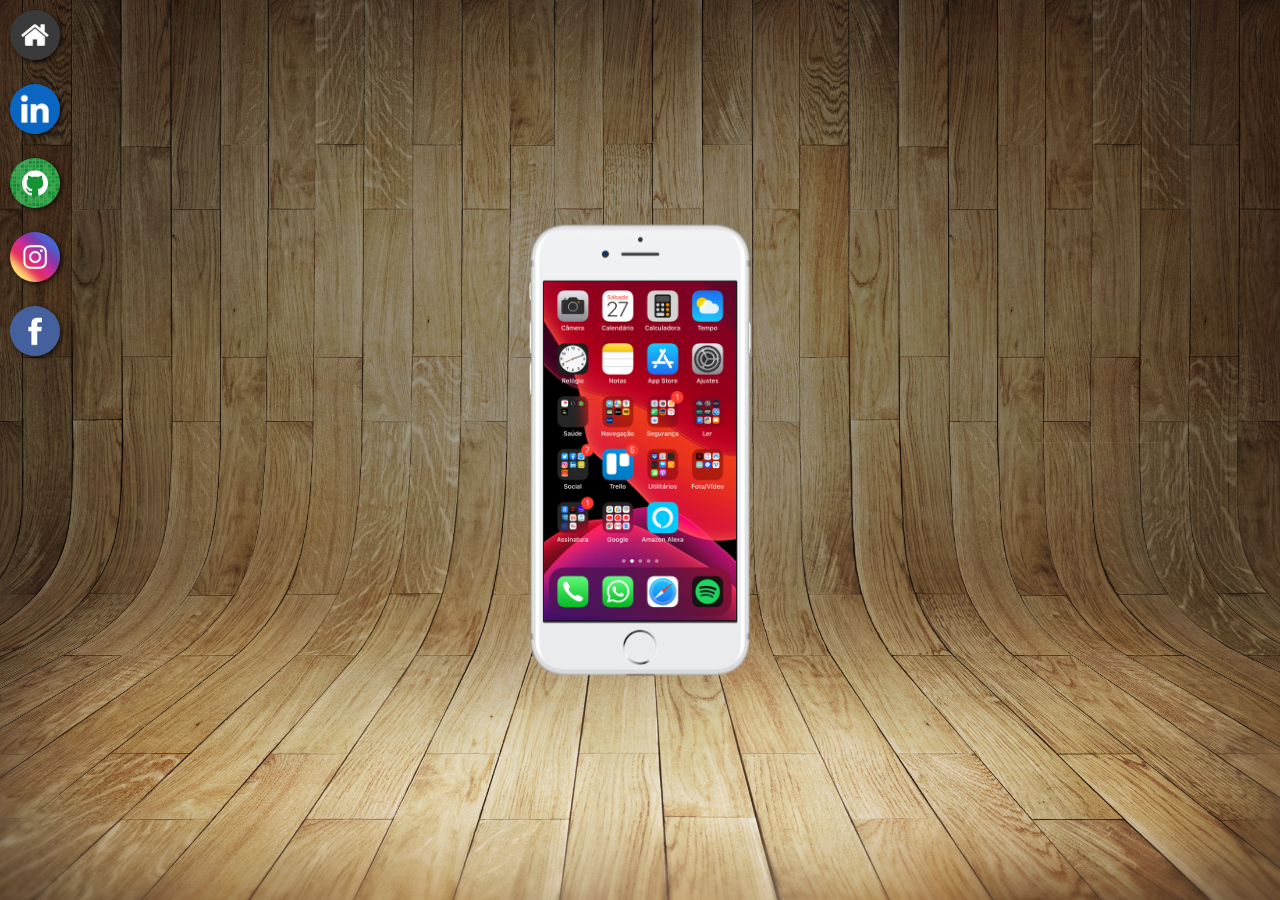
<file: index.html>
<!DOCTYPE html>
<html lang="pt-br">
<head>
    <meta charset="UTF-8">
    <meta http-equiv="X-UA-Compatible" content="IE=edge">
    <meta name="viewport" content="width=device-width, initial-scale=1.0">
<link rel="shortcut icon" href="favicon.ico" type="image/x-icon">
<link rel="stylesheet" href="estilos/style.css">

    <title>Projeto Redes Sociais</title>
</head>
<body>
    <main>
        <section id="telefone">
            <iframe src="home.html" frameborder="0" name="tela" id="tela"></iframe>
        </section>

        <section id="redes-sociais">
            <a href="home.html" target="tela"><img src="imagens/logo-home.jpg" alt="Home"></a><br>
            <a href="linkedin.html" target="tela"><img src="imagens/linkedin.png" alt="LinkedIn"></a><br>
            <a href="github.html" target="tela"><img src="imagens/logo-github.jpg" alt="Github"></a><br>
            <a href="instagram.html" target="tela"><img src="imagens/logo-instagram.jpg" alt="Instagram"></a><br>
            <a href="facebook.html" target="tela"><img src="imagens/logo-facebook.jpg" alt="Facebook"></a>
        </section>
    </main>
</body>
</html>
</file>
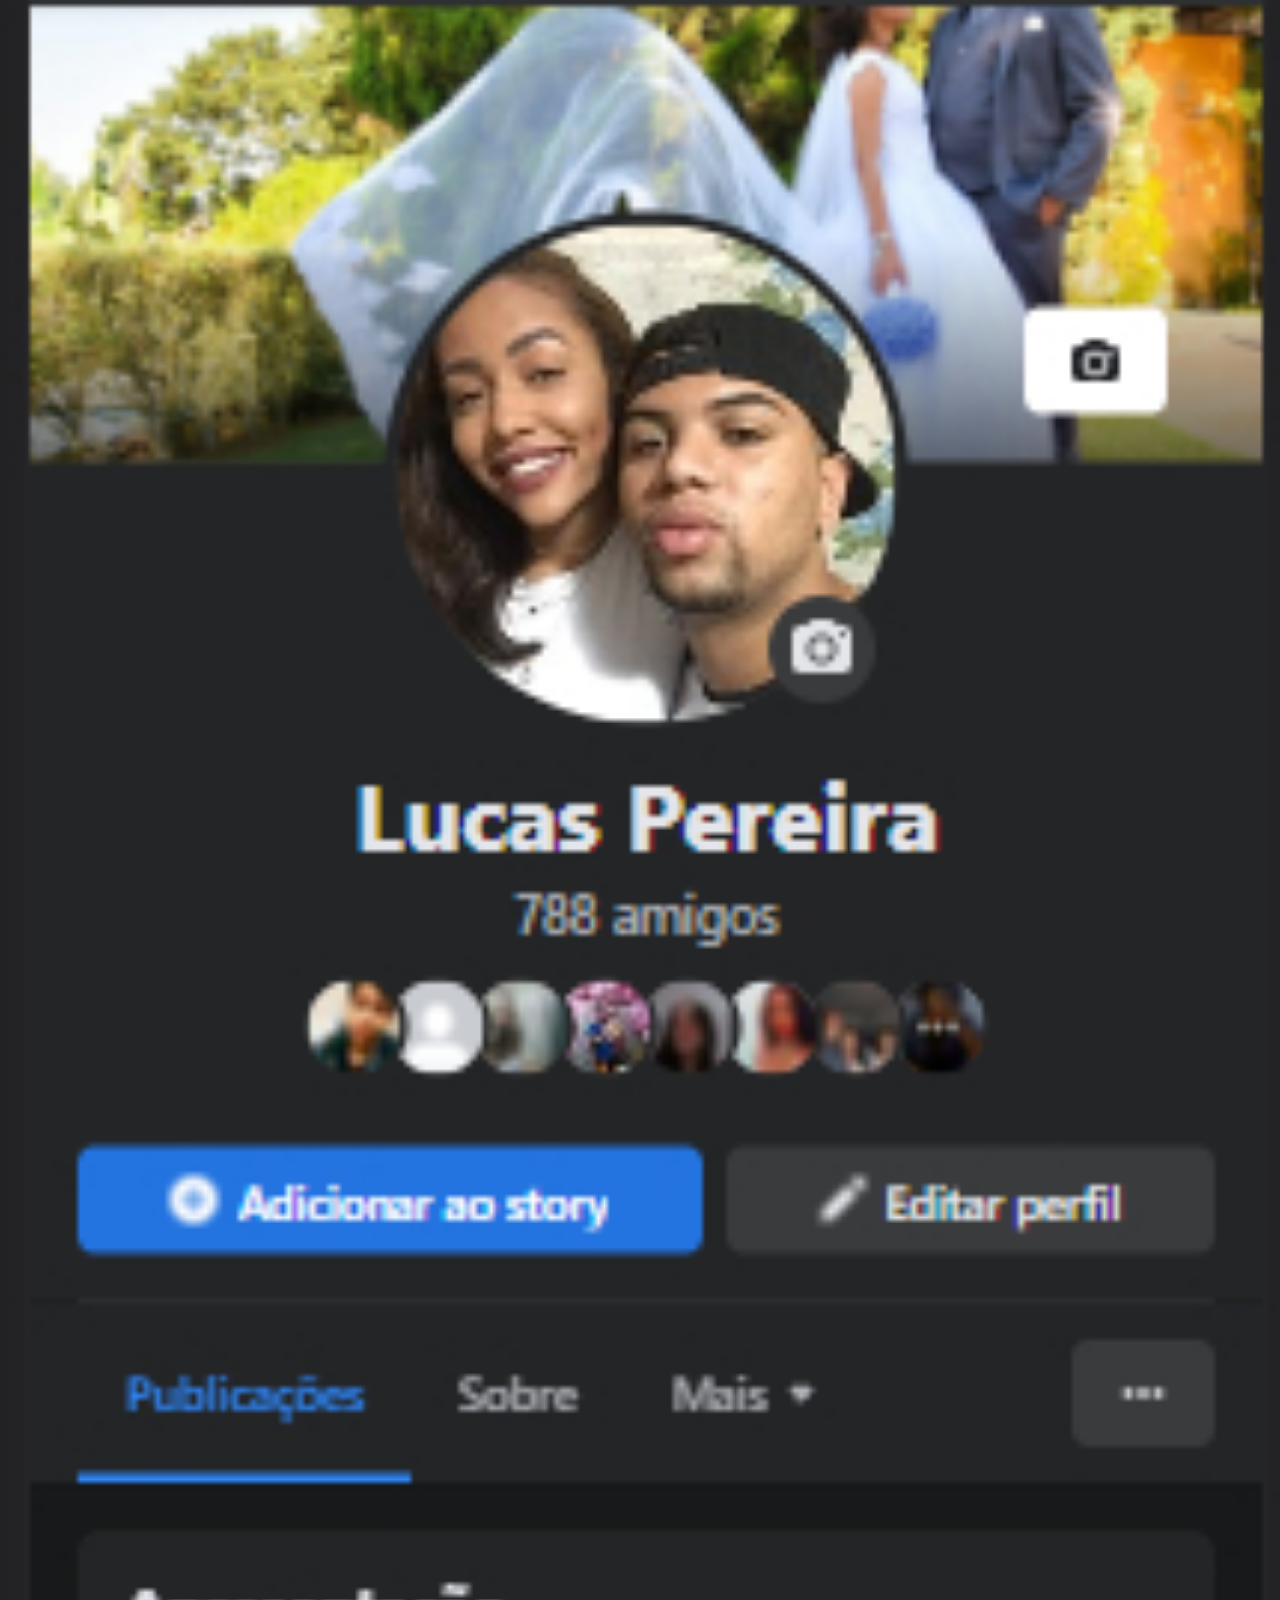
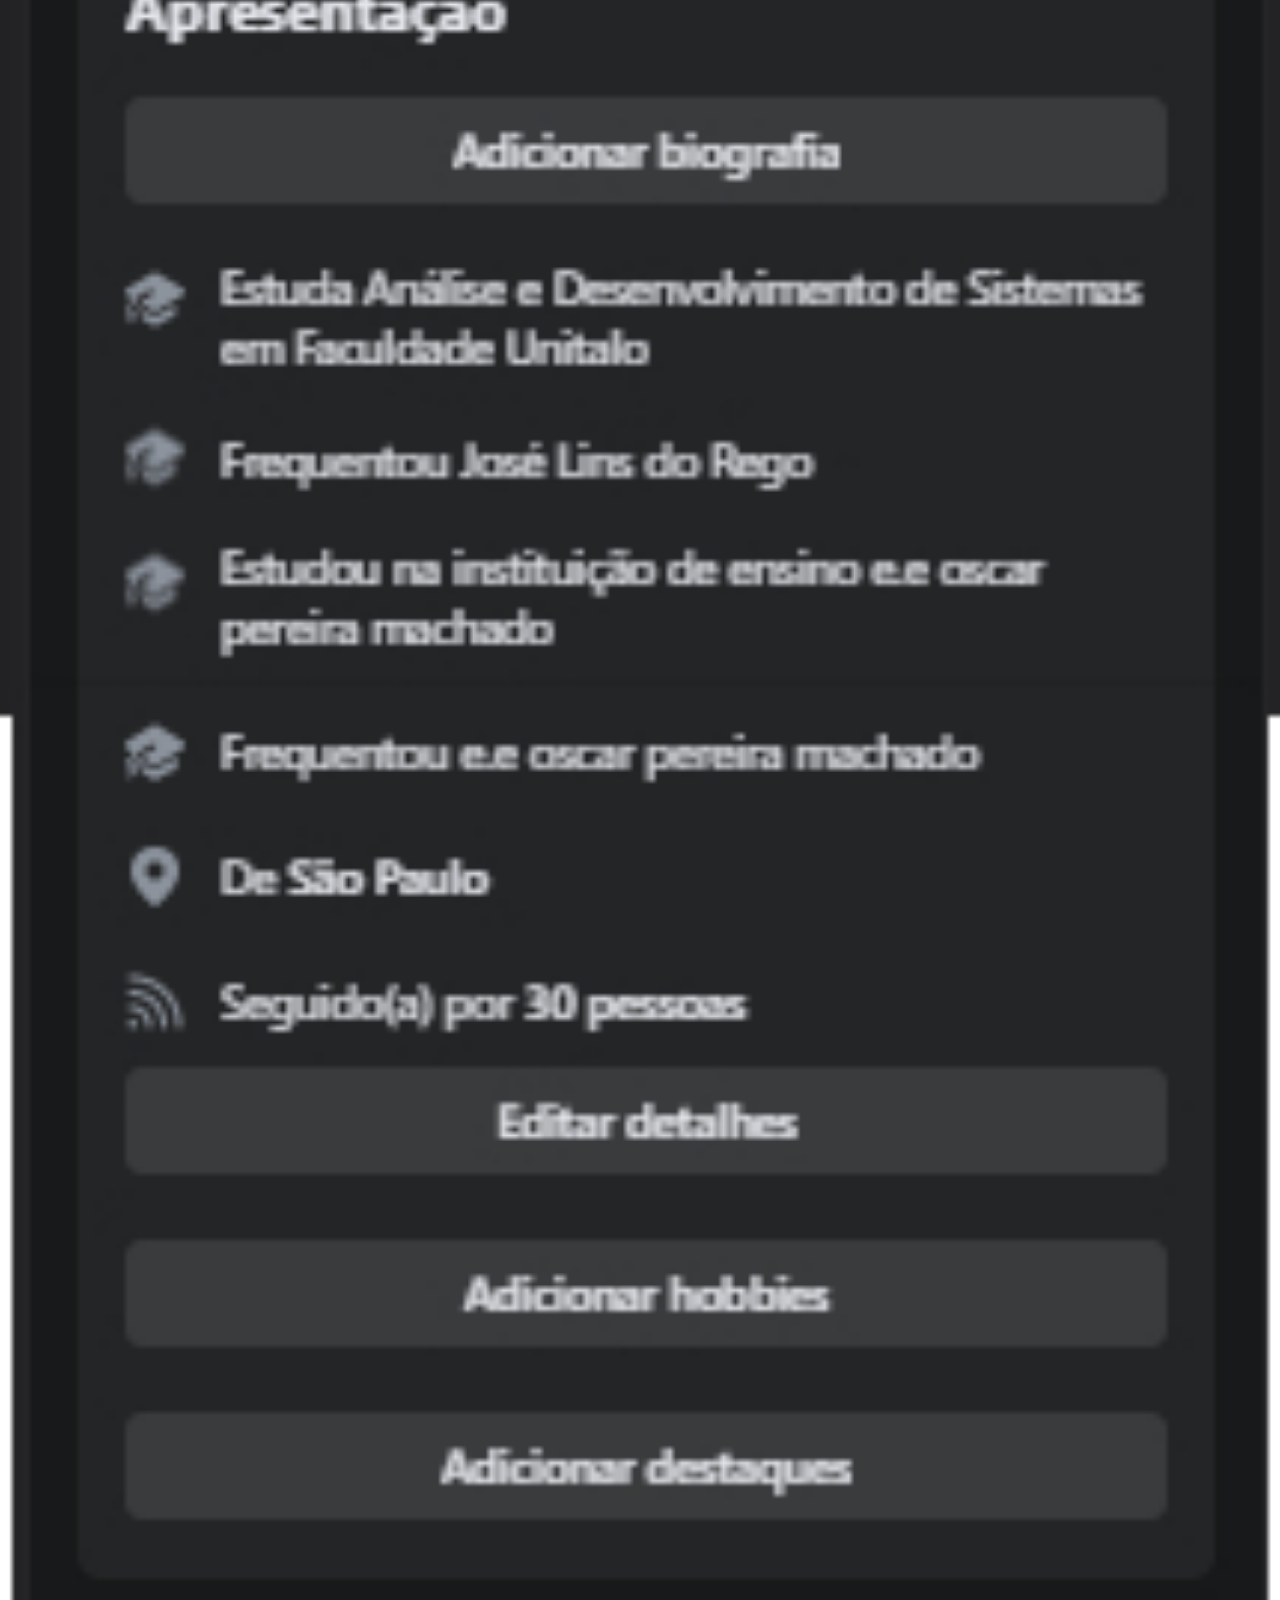
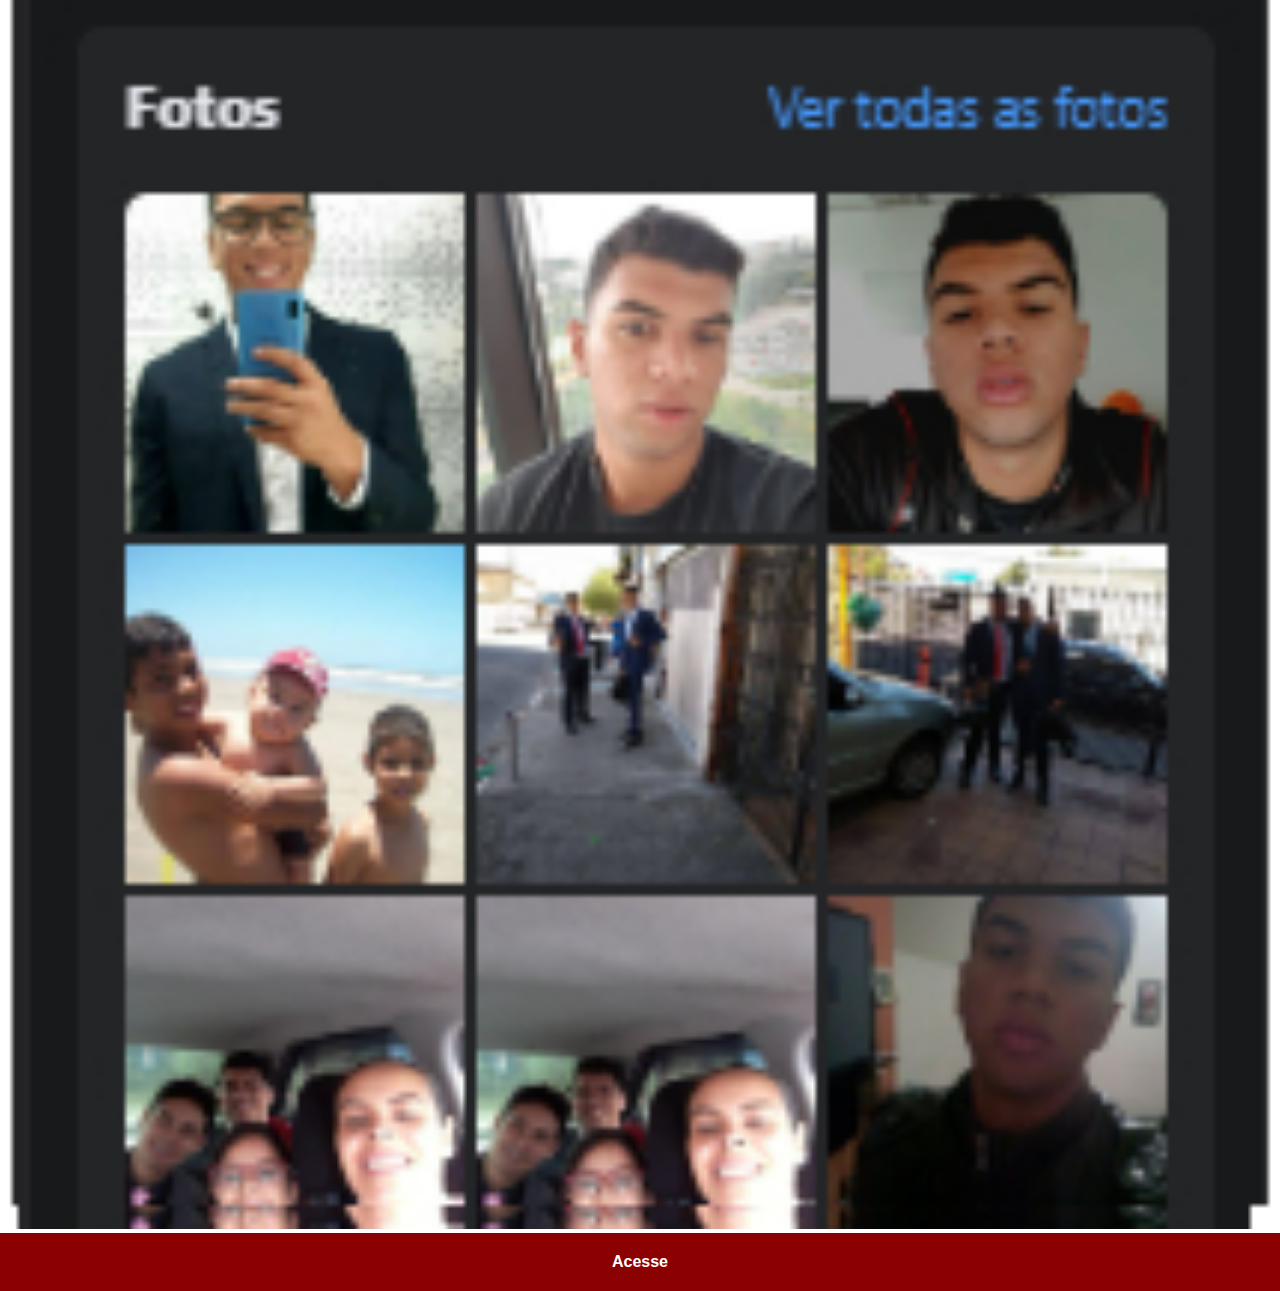
<file: facebook.html>
<!DOCTYPE html>
<html lang="pt-br">
<head>
    <meta charset="UTF-8">
    <meta http-equiv="X-UA-Compatible" content="IE=edge">
    <meta name="viewport" content="width=device-width, initial-scale=1.0">
    <title>Facebook</title>
    <link rel="stylesheet" href="estilos/social.css">
</head>
<body>
    <img src="imagens/face1.jpg" alt="Facebook">
    <a href="https://www.facebook.com/lucaspereirasantanadesouza" target="_blank">Acesse</a>
</body>
</html>
</file>
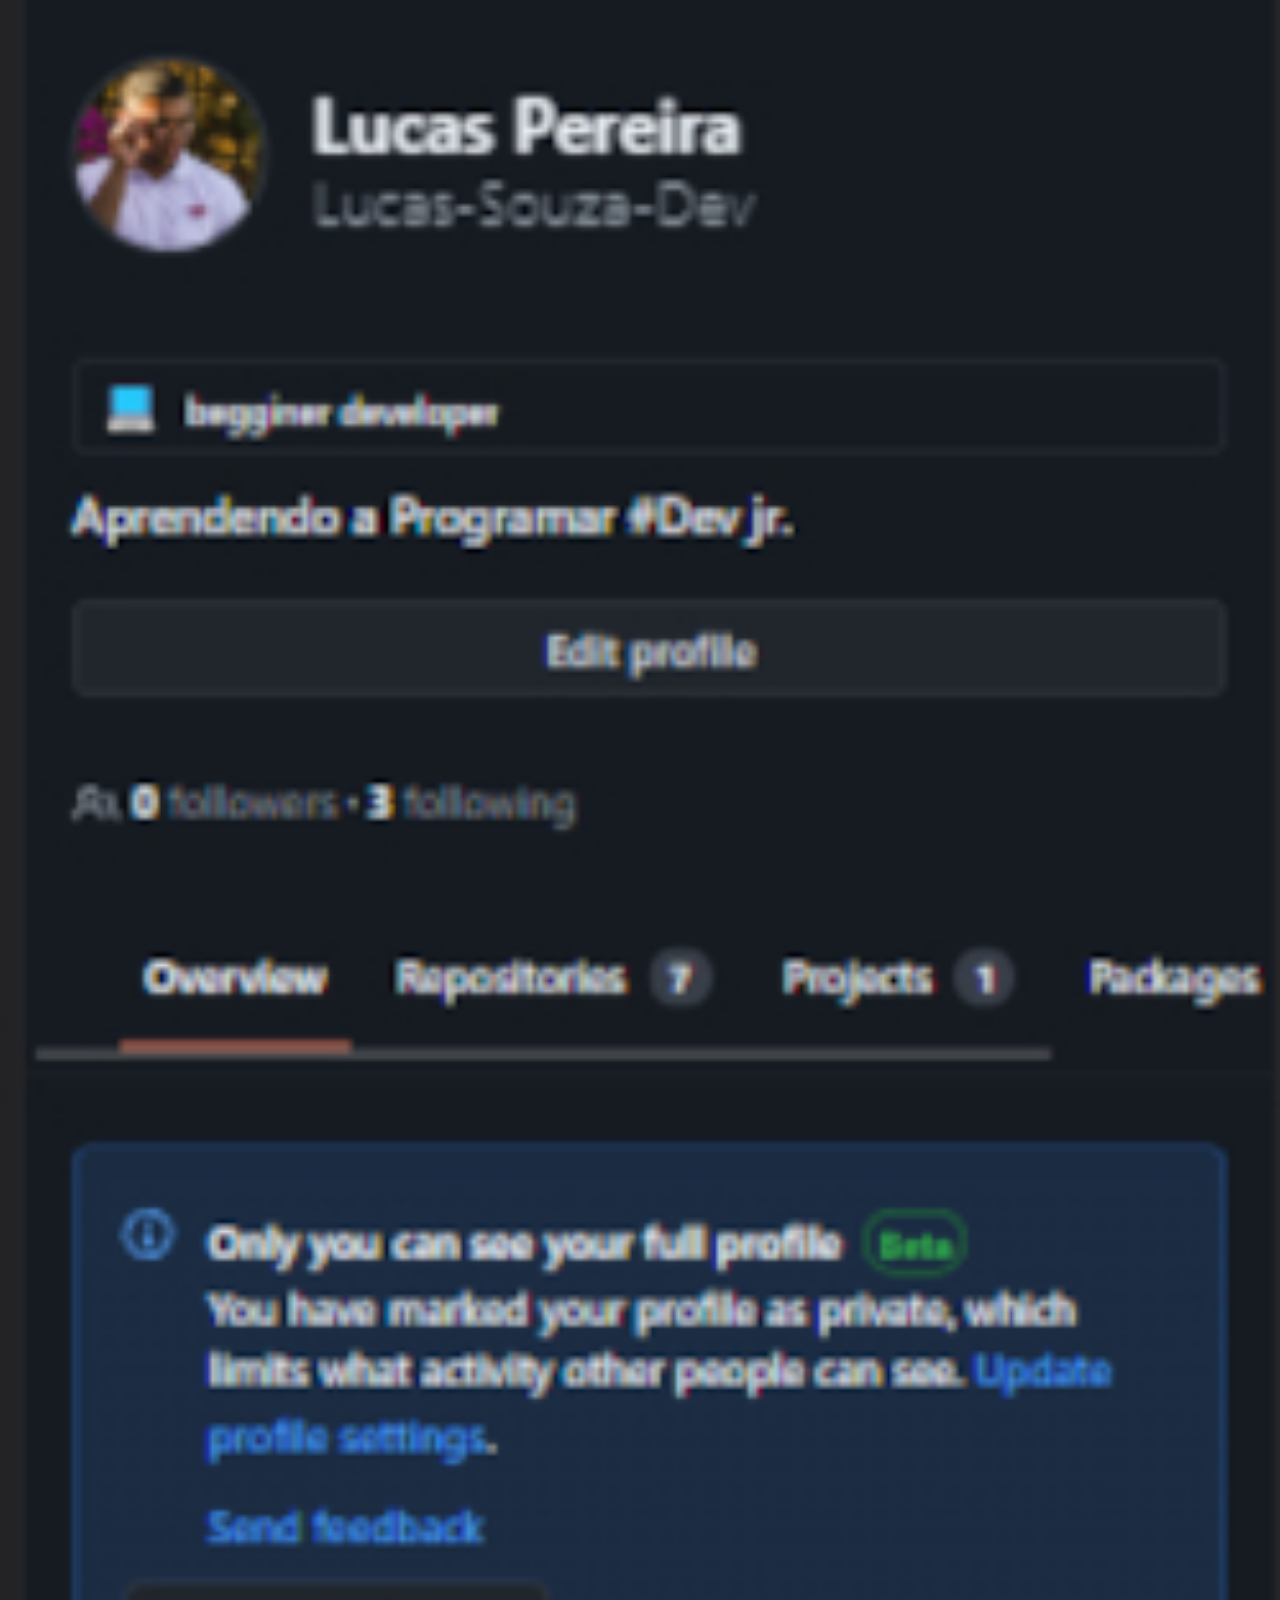
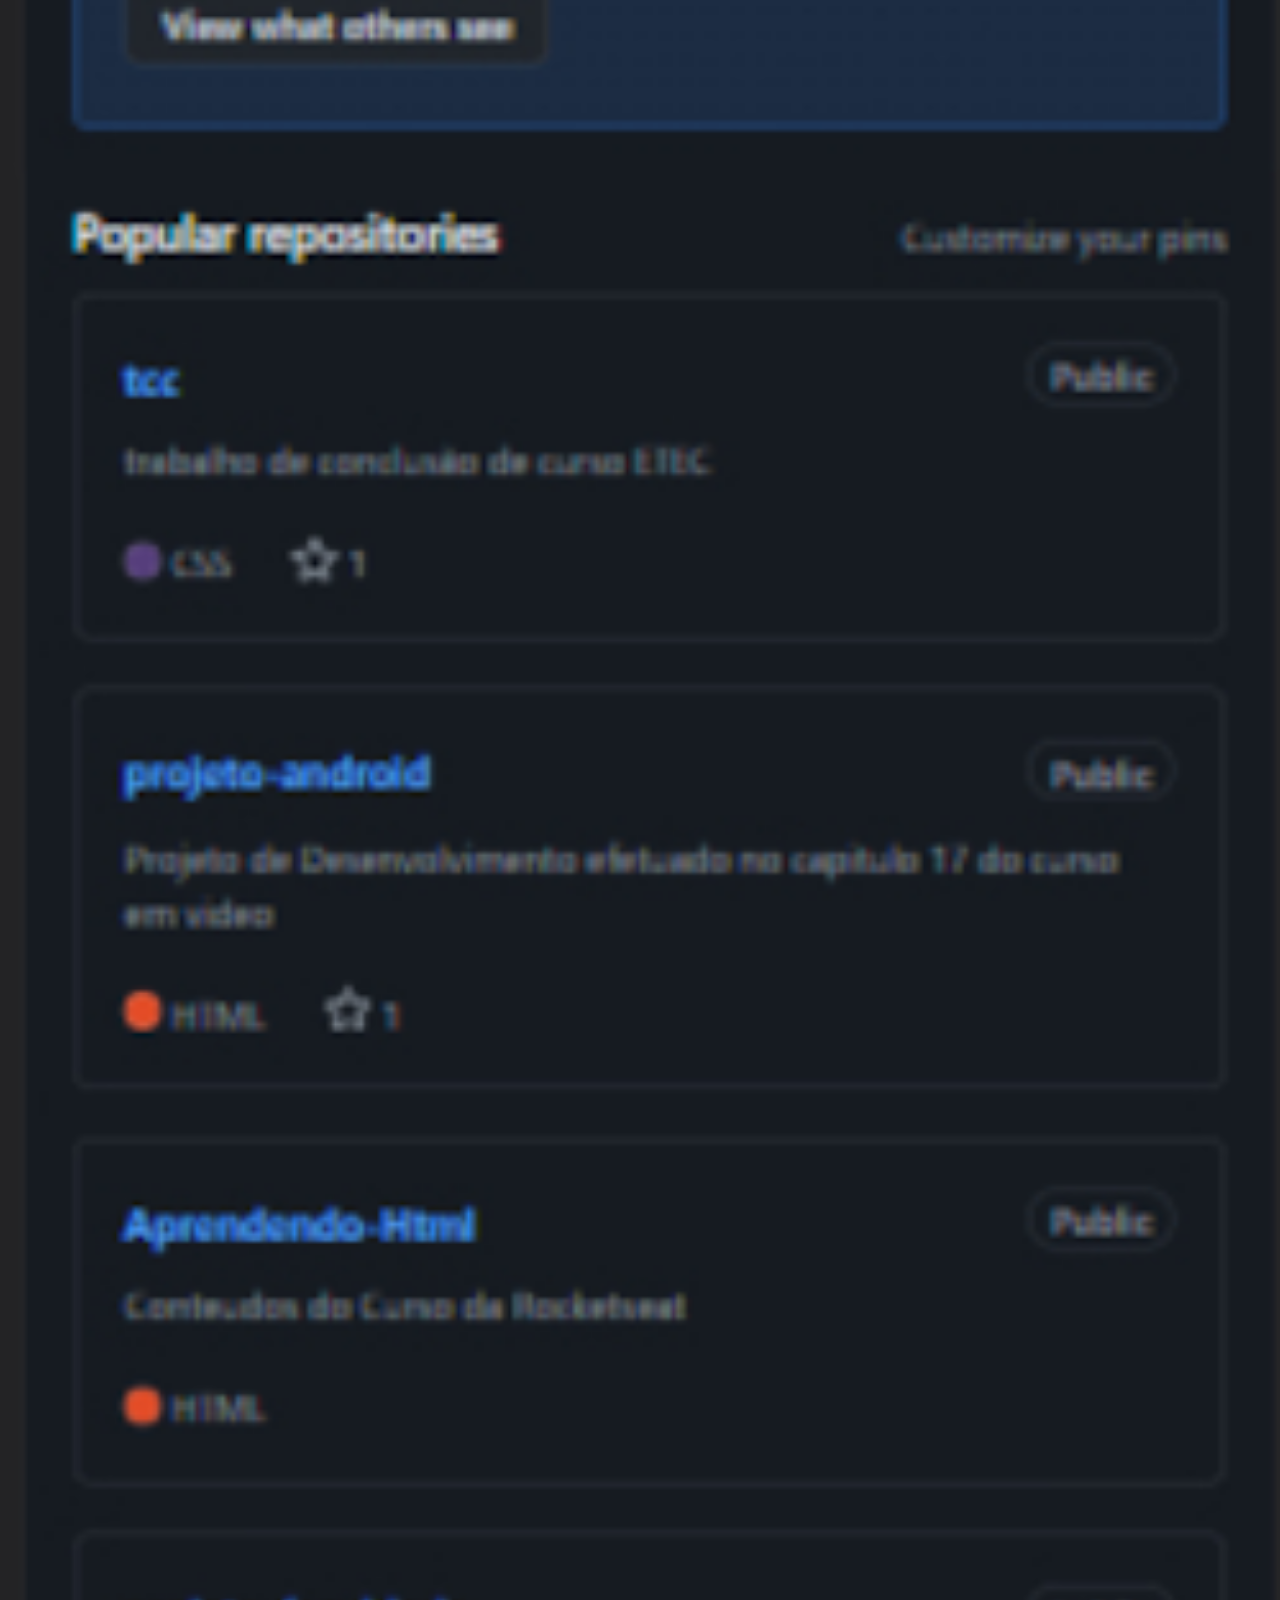
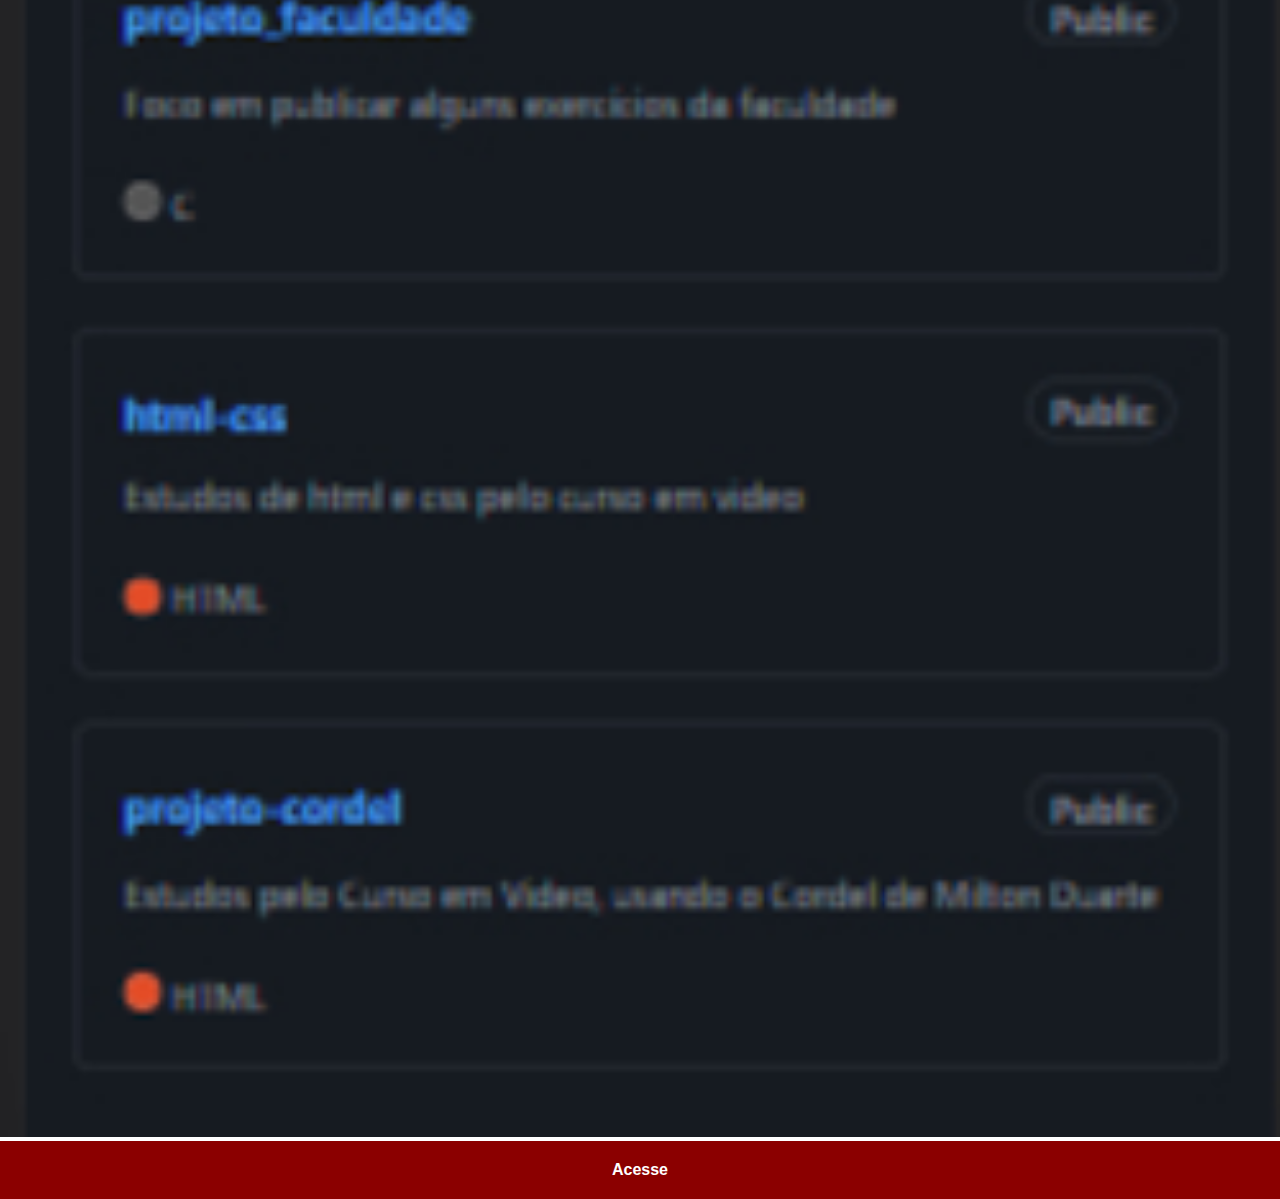
<file: github.html>
<!DOCTYPE html>
<html lang="pt-br">
<head>
    <meta charset="UTF-8">
    <meta http-equiv="X-UA-Compatible" content="IE=edge">
    <meta name="viewport" content="width=device-width, initial-scale=1.0">
    <title>GitHub</title>
    <link rel="stylesheet" href="estilos/social.css">
</head>
<body>
    <img src="imagens/github.jpg" alt="GitHub">
    <a href="https://github.com/Lucas-Souza-Dev" target="_blank">Acesse</a>
</body>
</html>
</file>
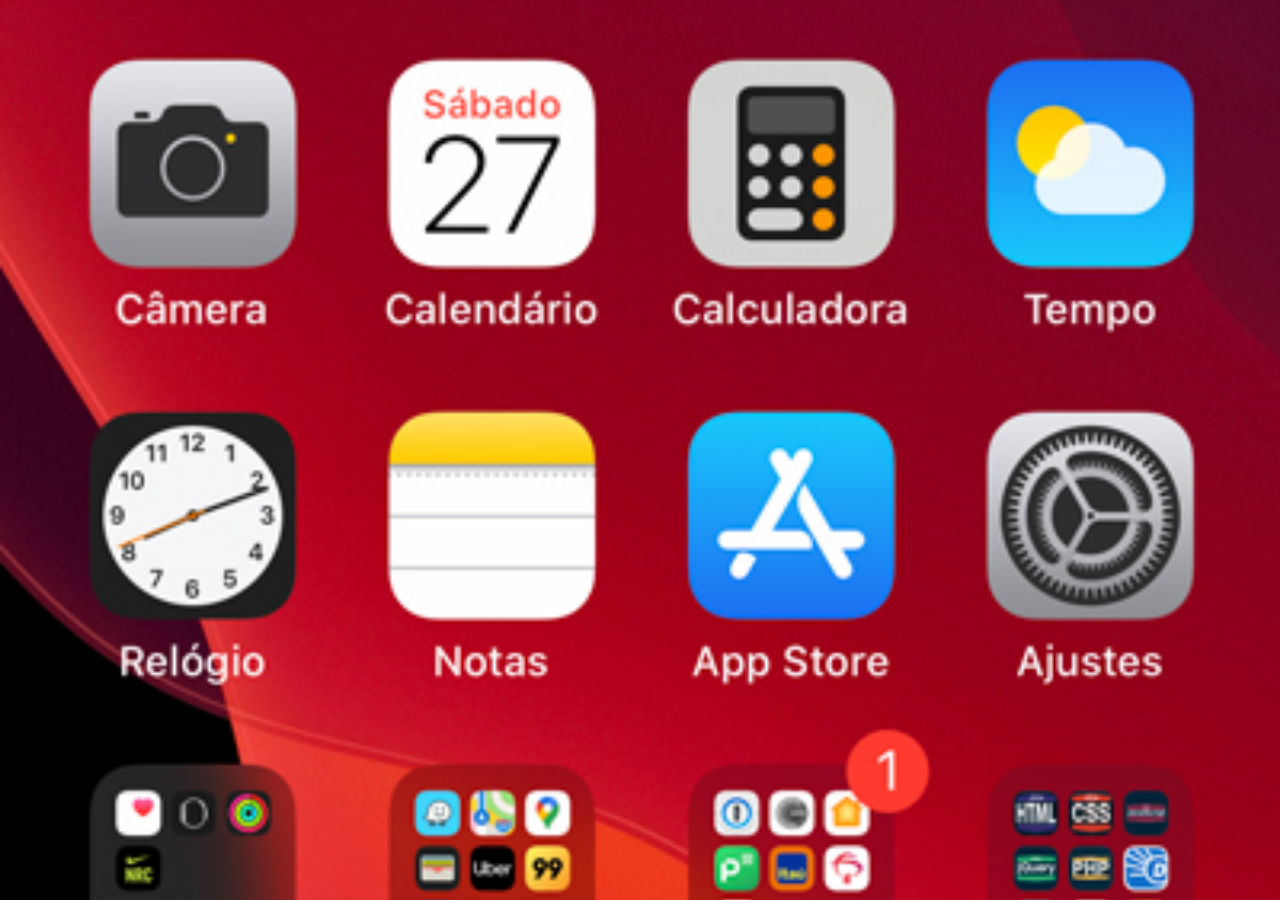
<file: home.html>
<!DOCTYPE html>
<html lang="pt-br">
<head>
    <meta charset="UTF-8">
    <meta http-equiv="X-UA-Compatible" content="IE=edge">
    <meta name="viewport" content="width=device-width, initial-scale=1.0">
    <title>Home</title>

    <style>
        *{
            margin: 0px;
            padding: 0px;
        }

        body{
            width: 100vw;
            height: 100vh;
            background: black url(imagens/tela-home.jpg) no-repeat top center;
            background-size: cover;
        }
    </style>
</head>
<body>
    
</body>
</html>
</file>
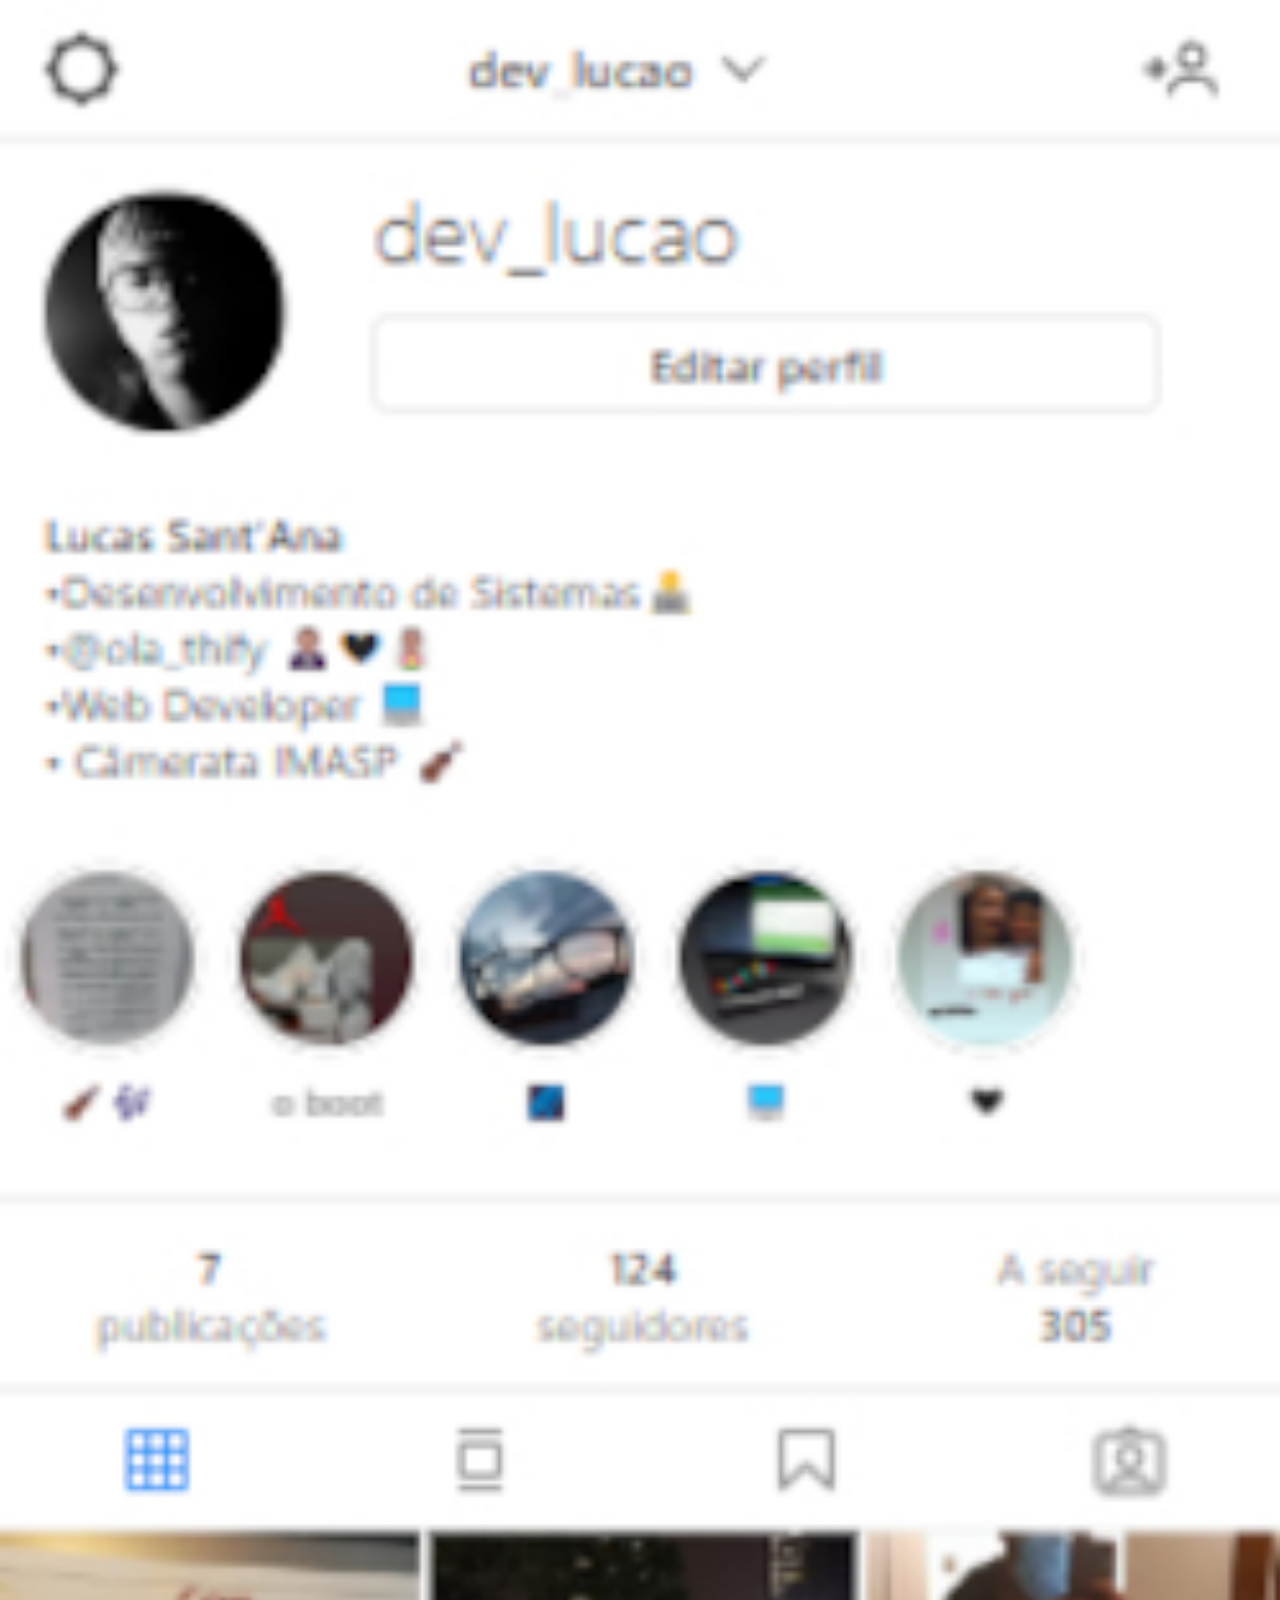
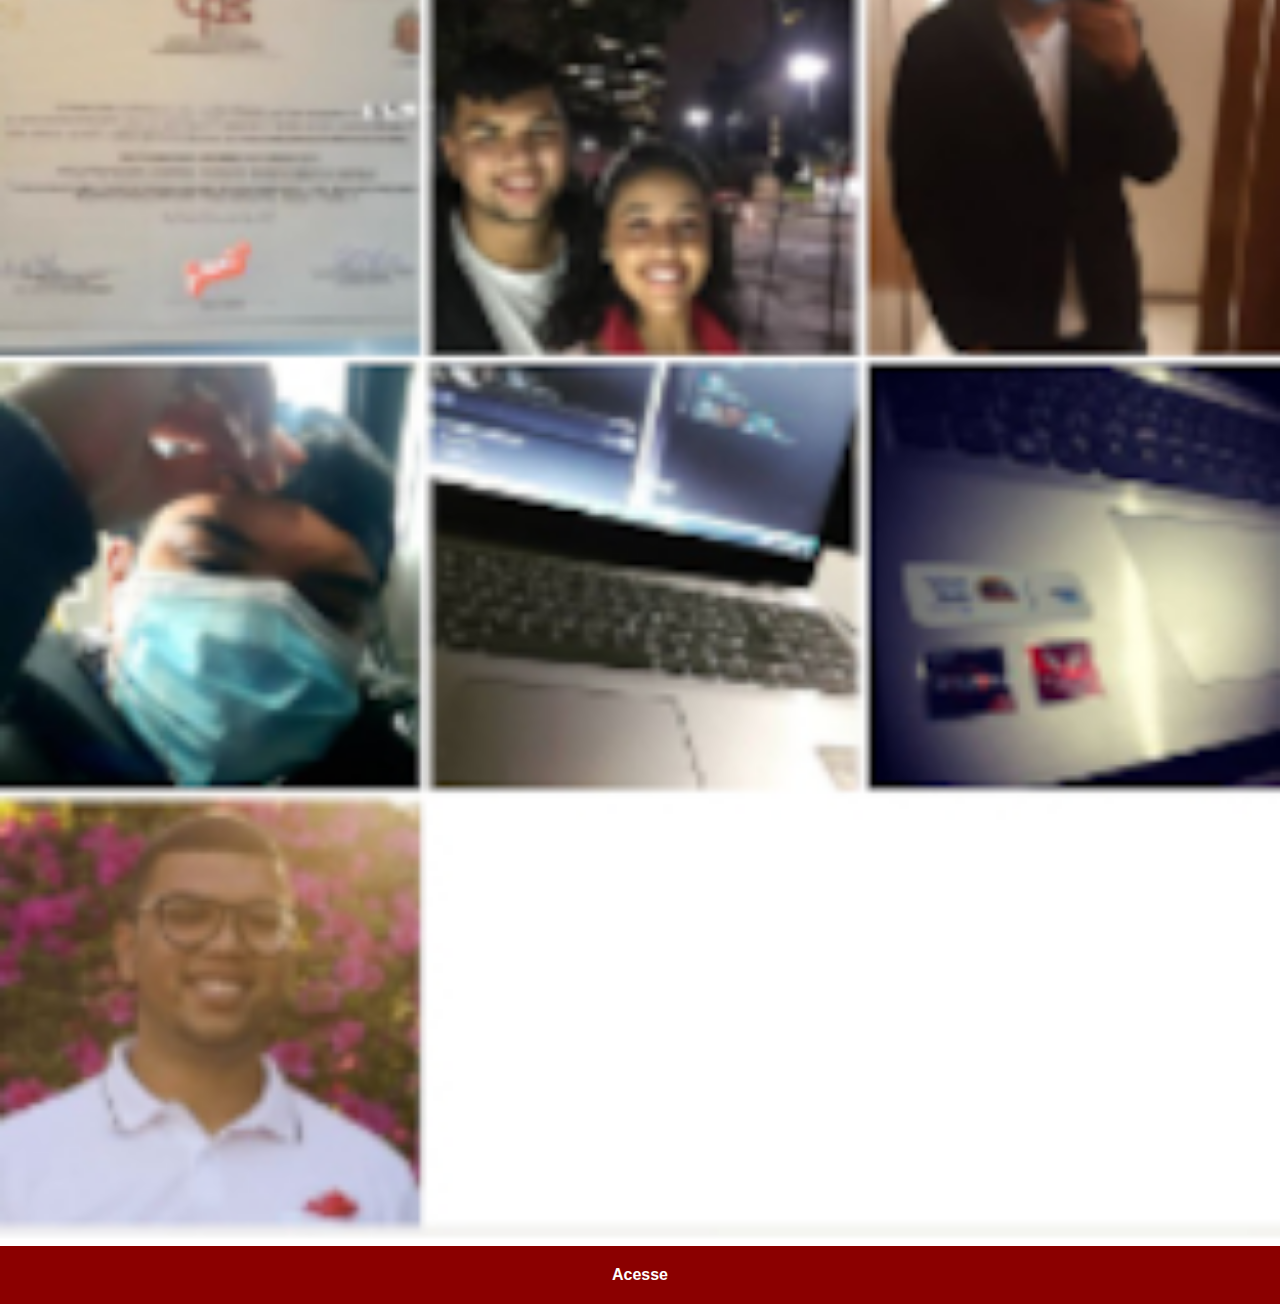
<file: instagram.html>
<!DOCTYPE html>
<html lang="pt-br">
<head>
    <meta charset="UTF-8">
    <meta http-equiv="X-UA-Compatible" content="IE=edge">
    <meta name="viewport" content="width=device-width, initial-scale=1.0">
    <title>Instagram</title>
    <link rel="stylesheet" href="estilos/social.css">
</head>
<body>
    <img src="imagens/insta-meu.jpg" alt="Instagram">
    <a href="https://www.instagram.com/dev_lucao/" target="_blank">Acesse</a>
</body>
</html>
</file>
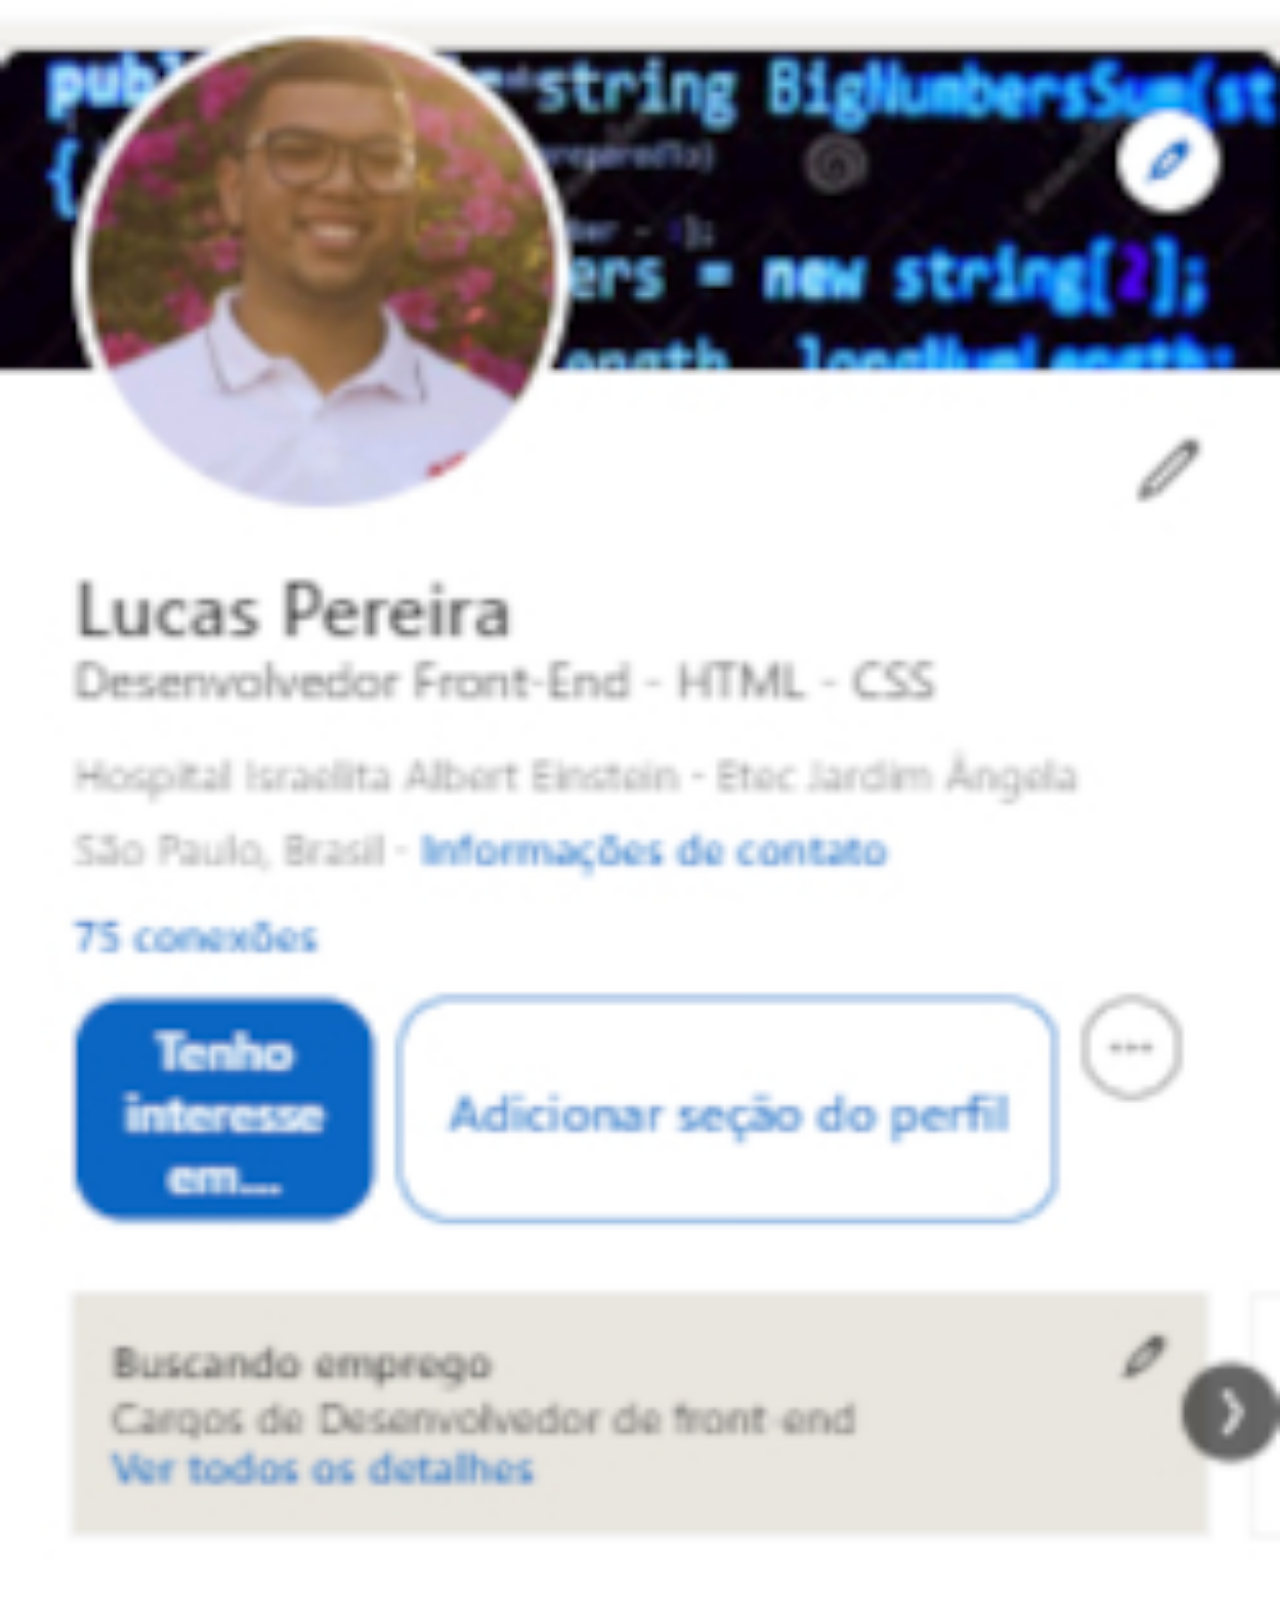
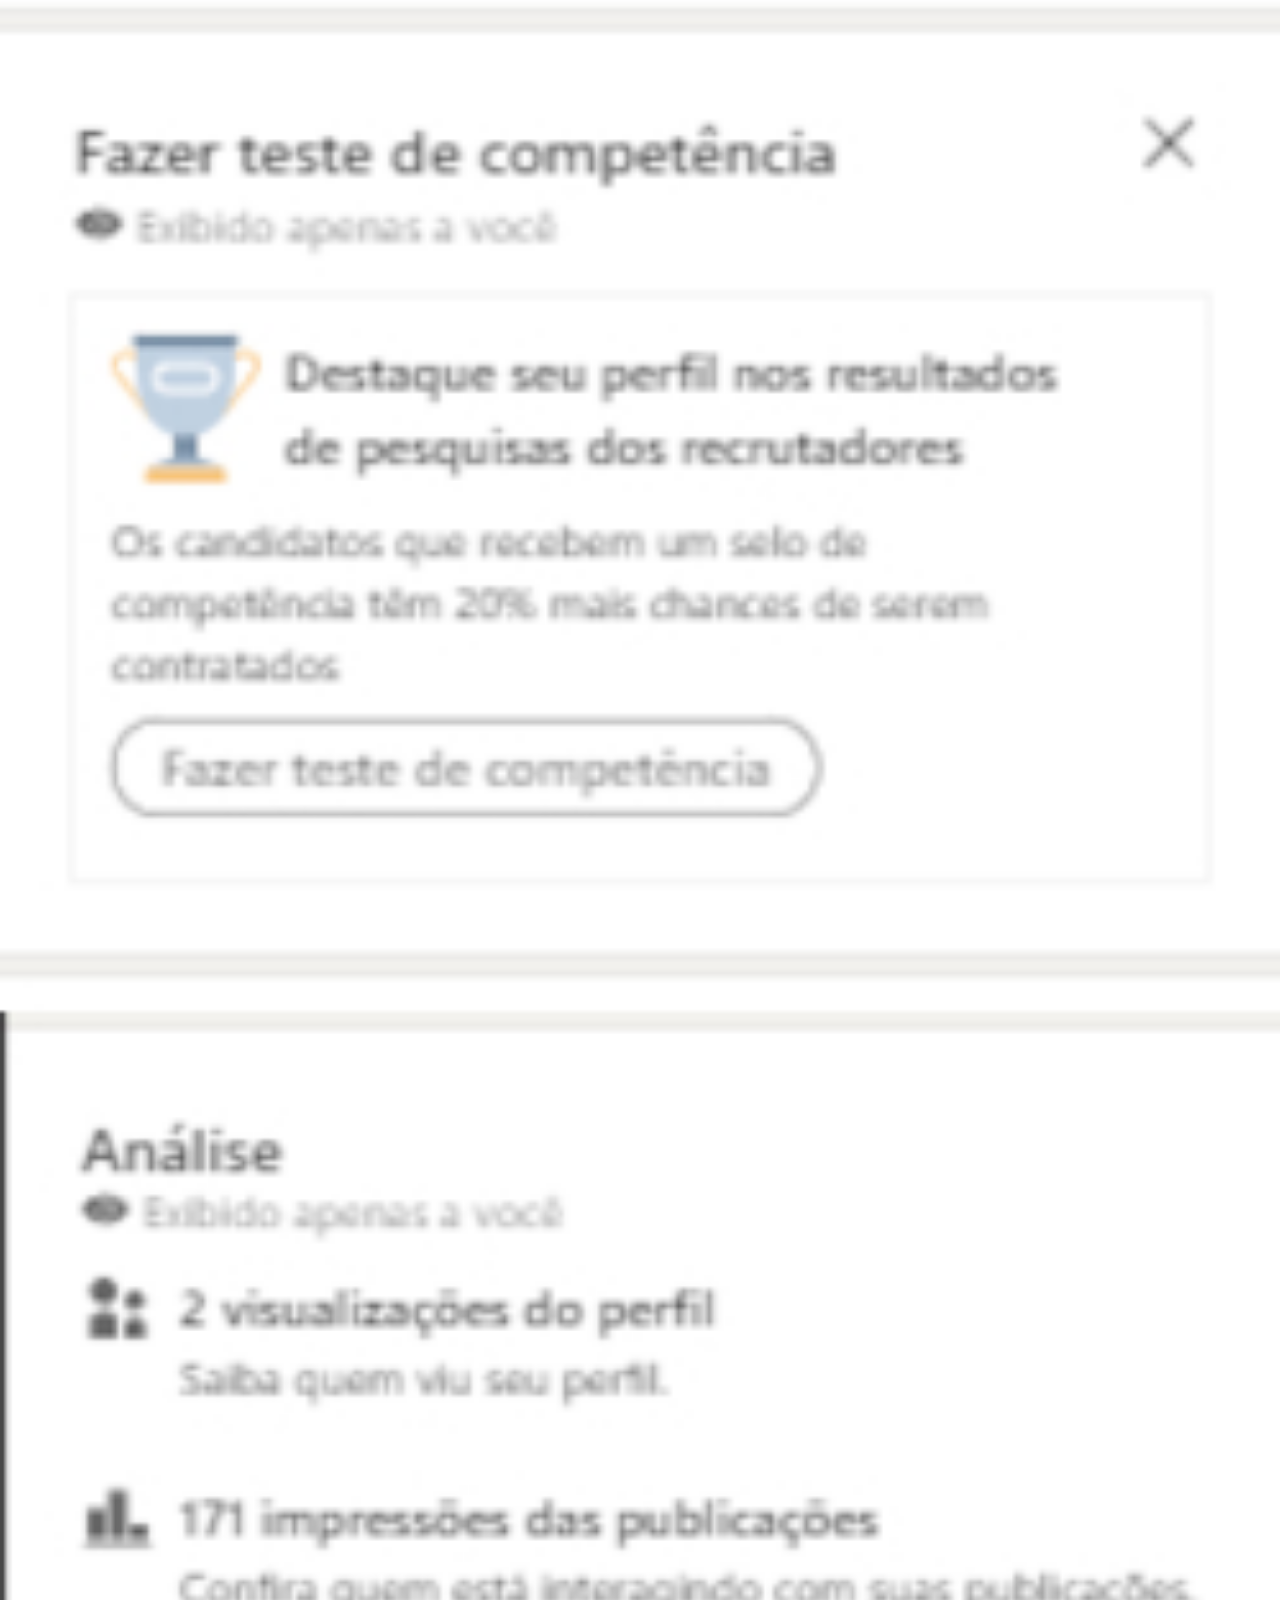
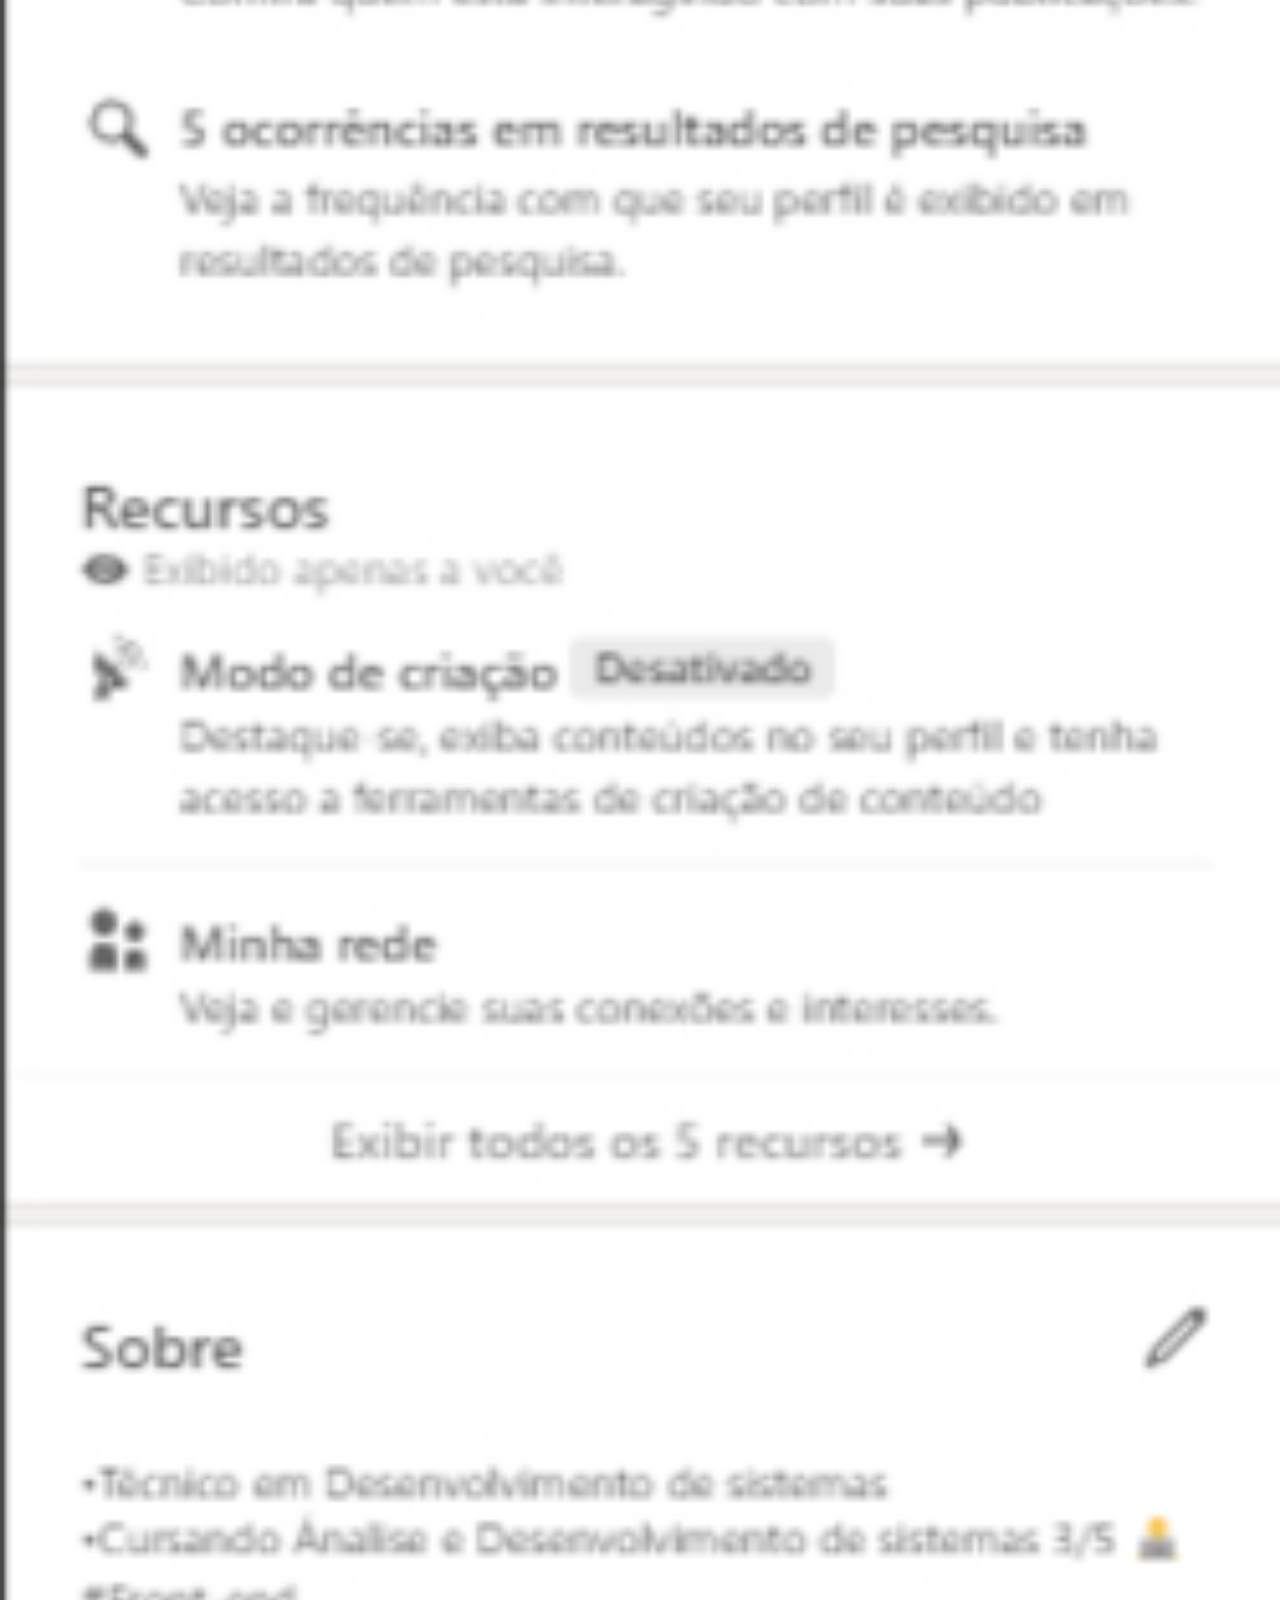
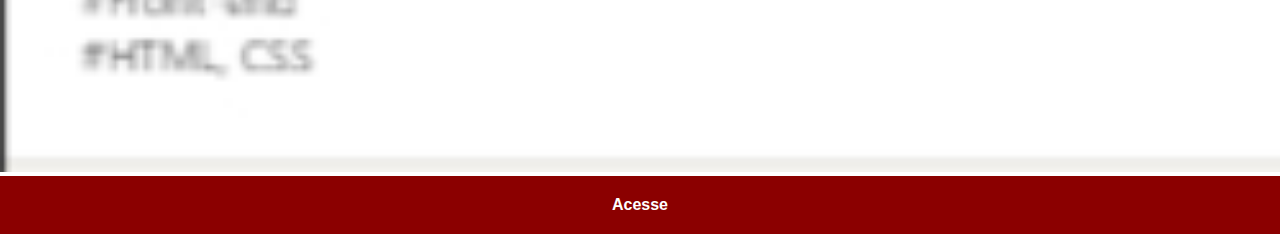
<file: linkedin.html>
<!DOCTYPE html>
<html lang="pt-br">
<head>
    <meta charset="UTF-8">
    <meta http-equiv="X-UA-Compatible" content="IE=edge">
    <meta name="viewport" content="width=device-width, initial-scale=1.0">
    <title>Youtube</title>
    <link rel="stylesheet" href="./estilos/social.css">
</head>
<body>
    <img src="imagens/linkedin1.jpg" alt="LinkedIn">
    <a href="https://www.linkedin.com/in/lucas-pereira-102764196/" target="_blank">Acesse</a>
</body>
</html>
</file>
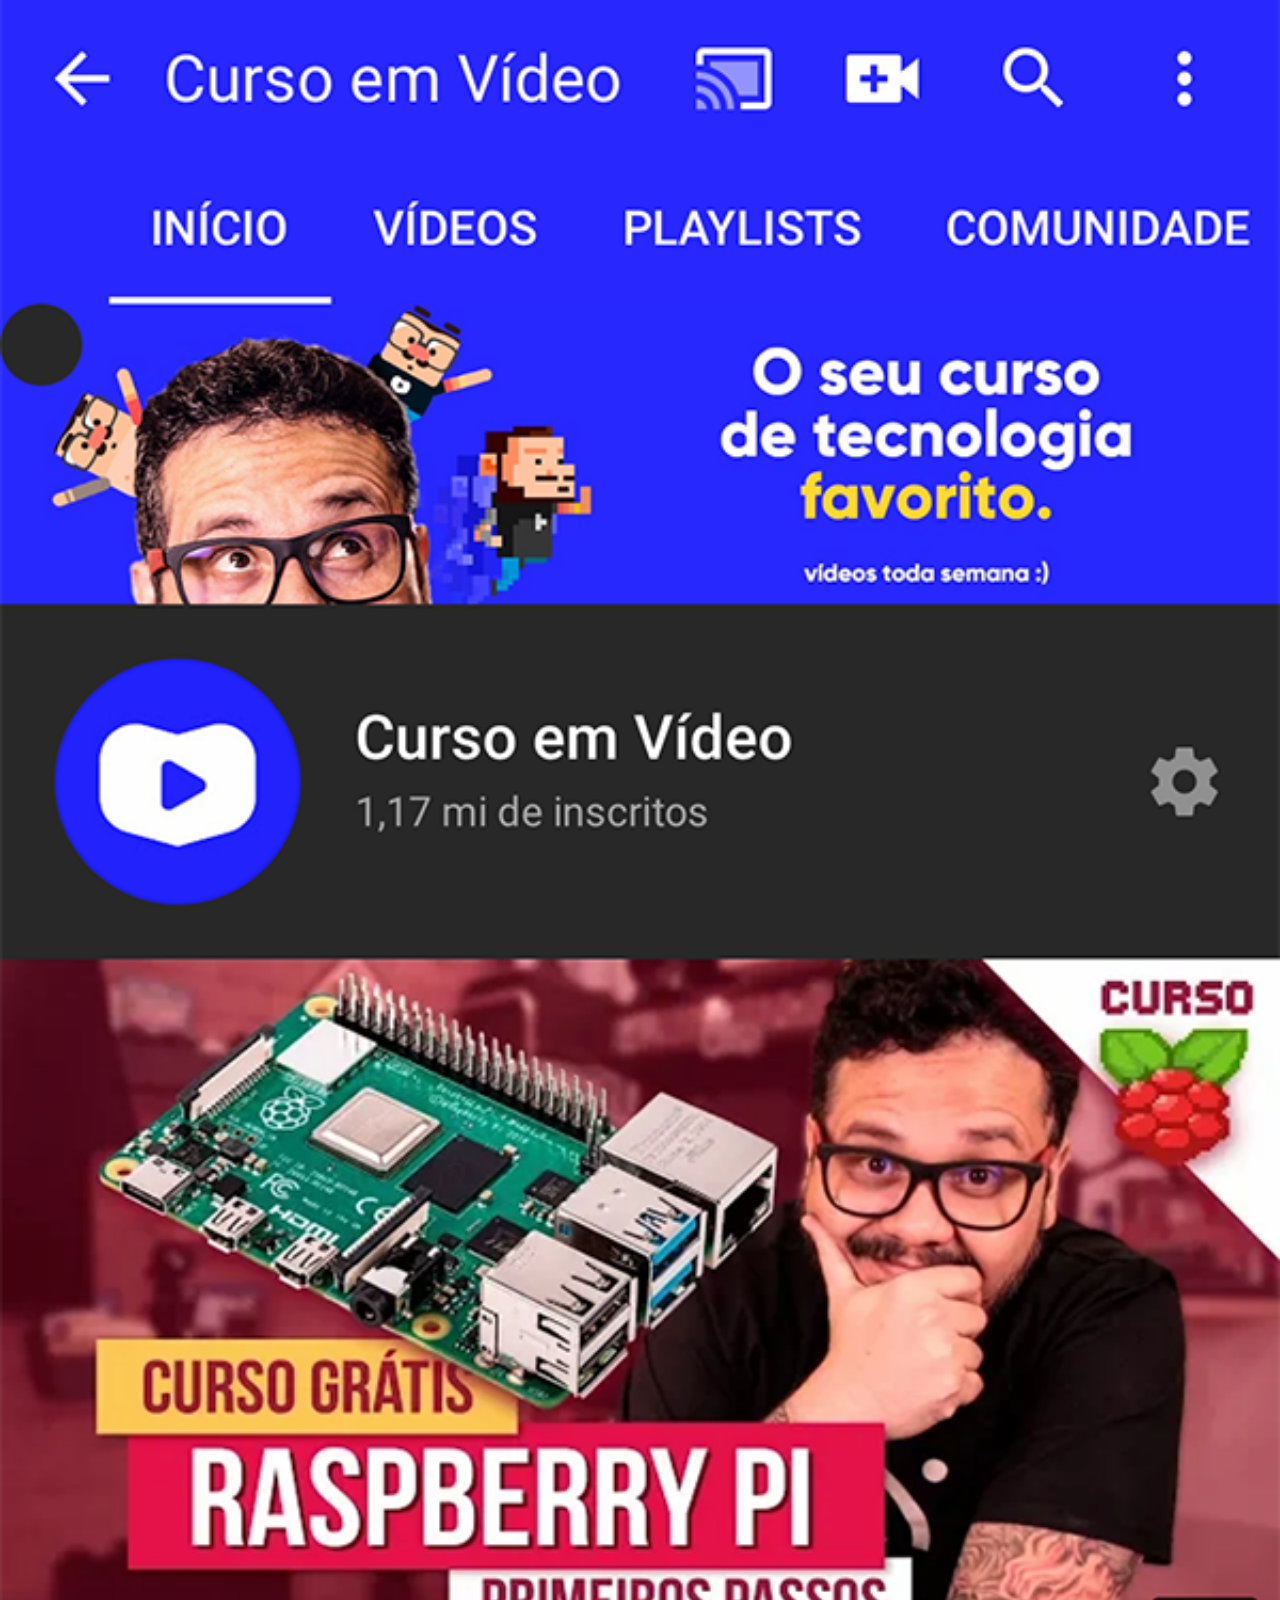
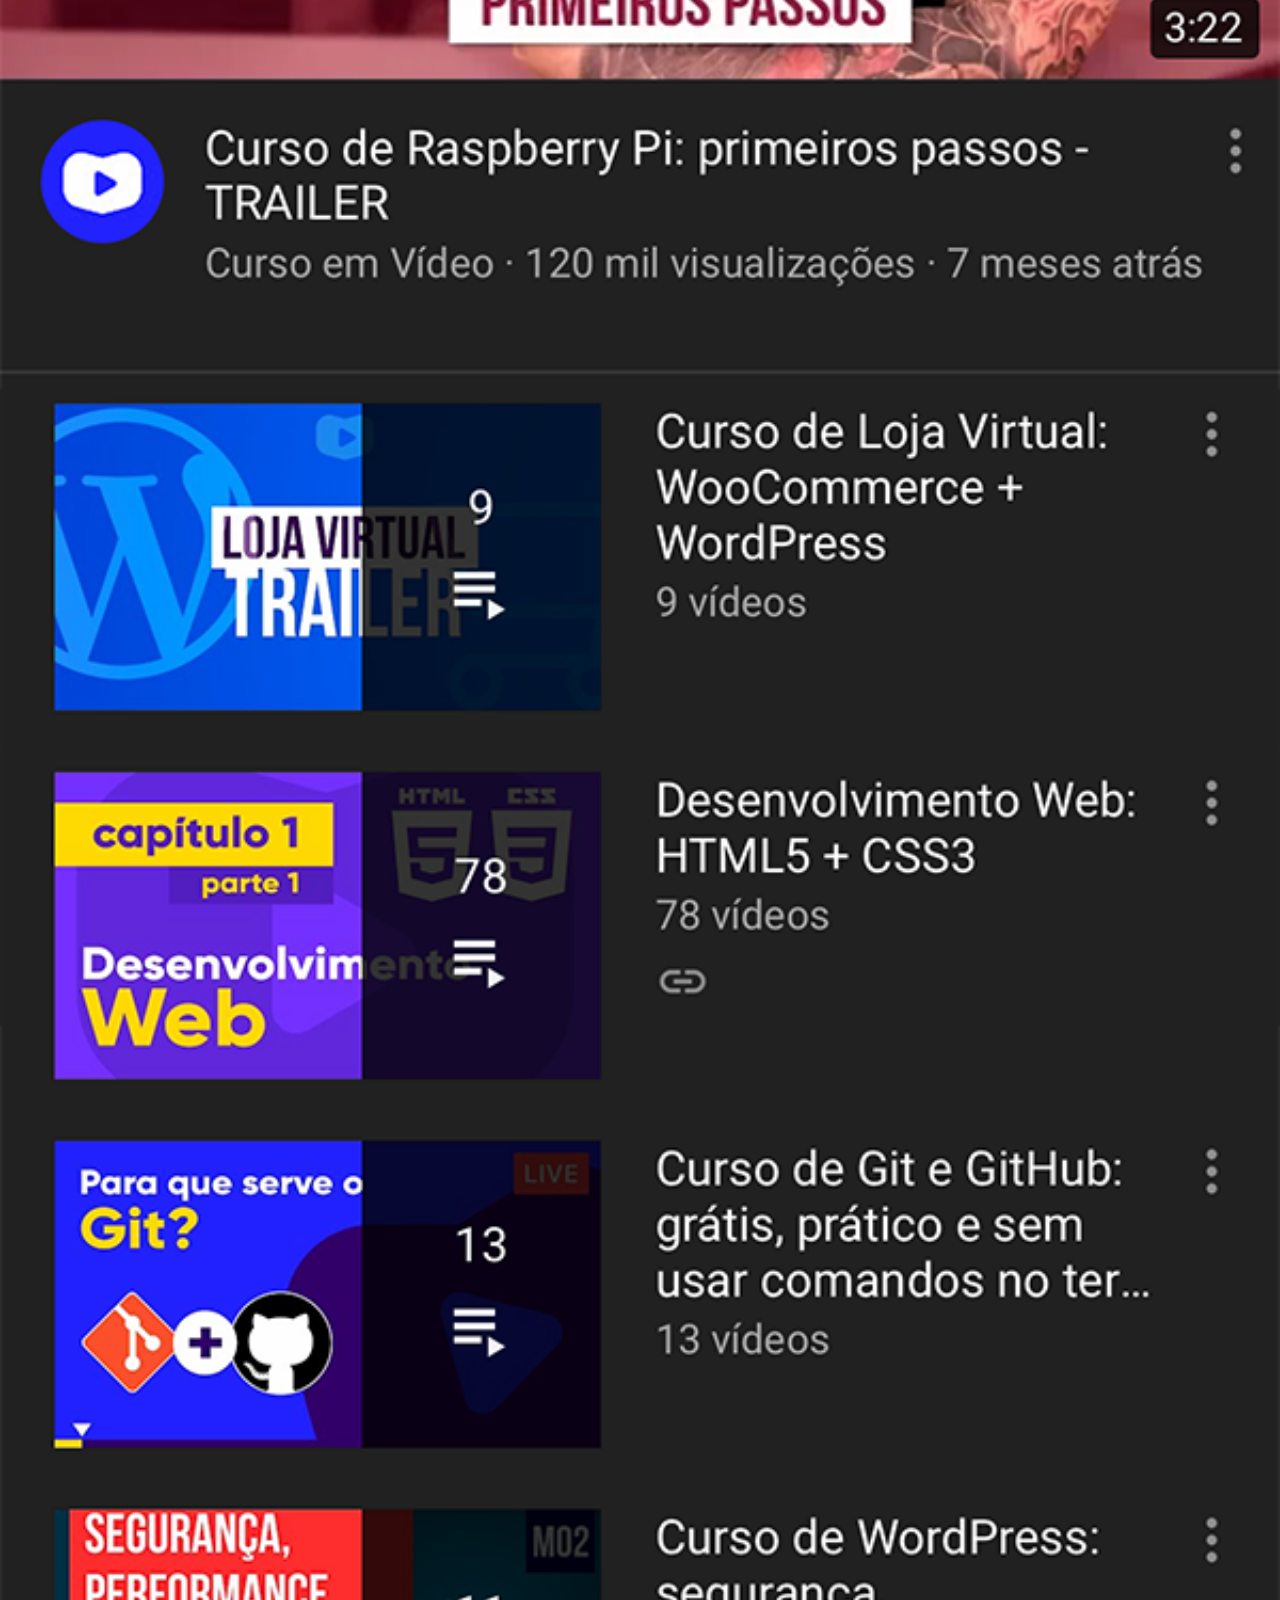
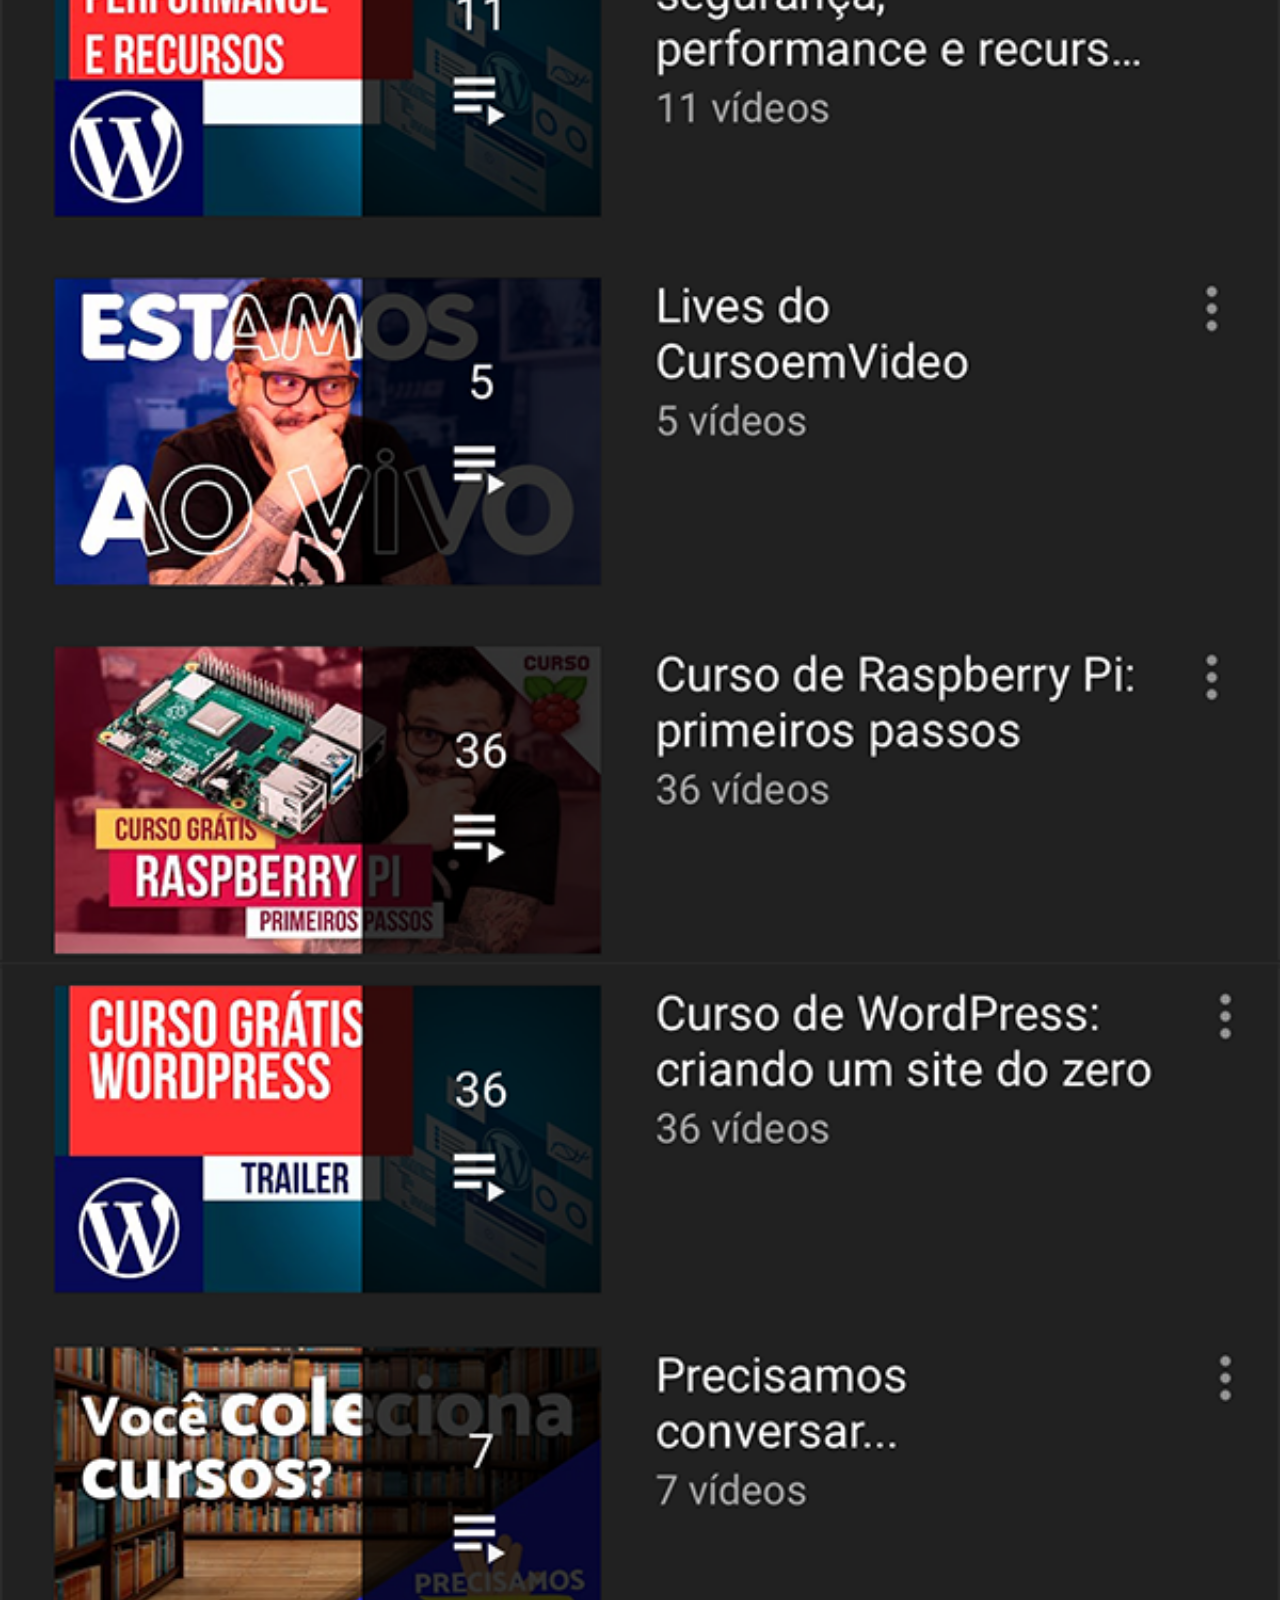
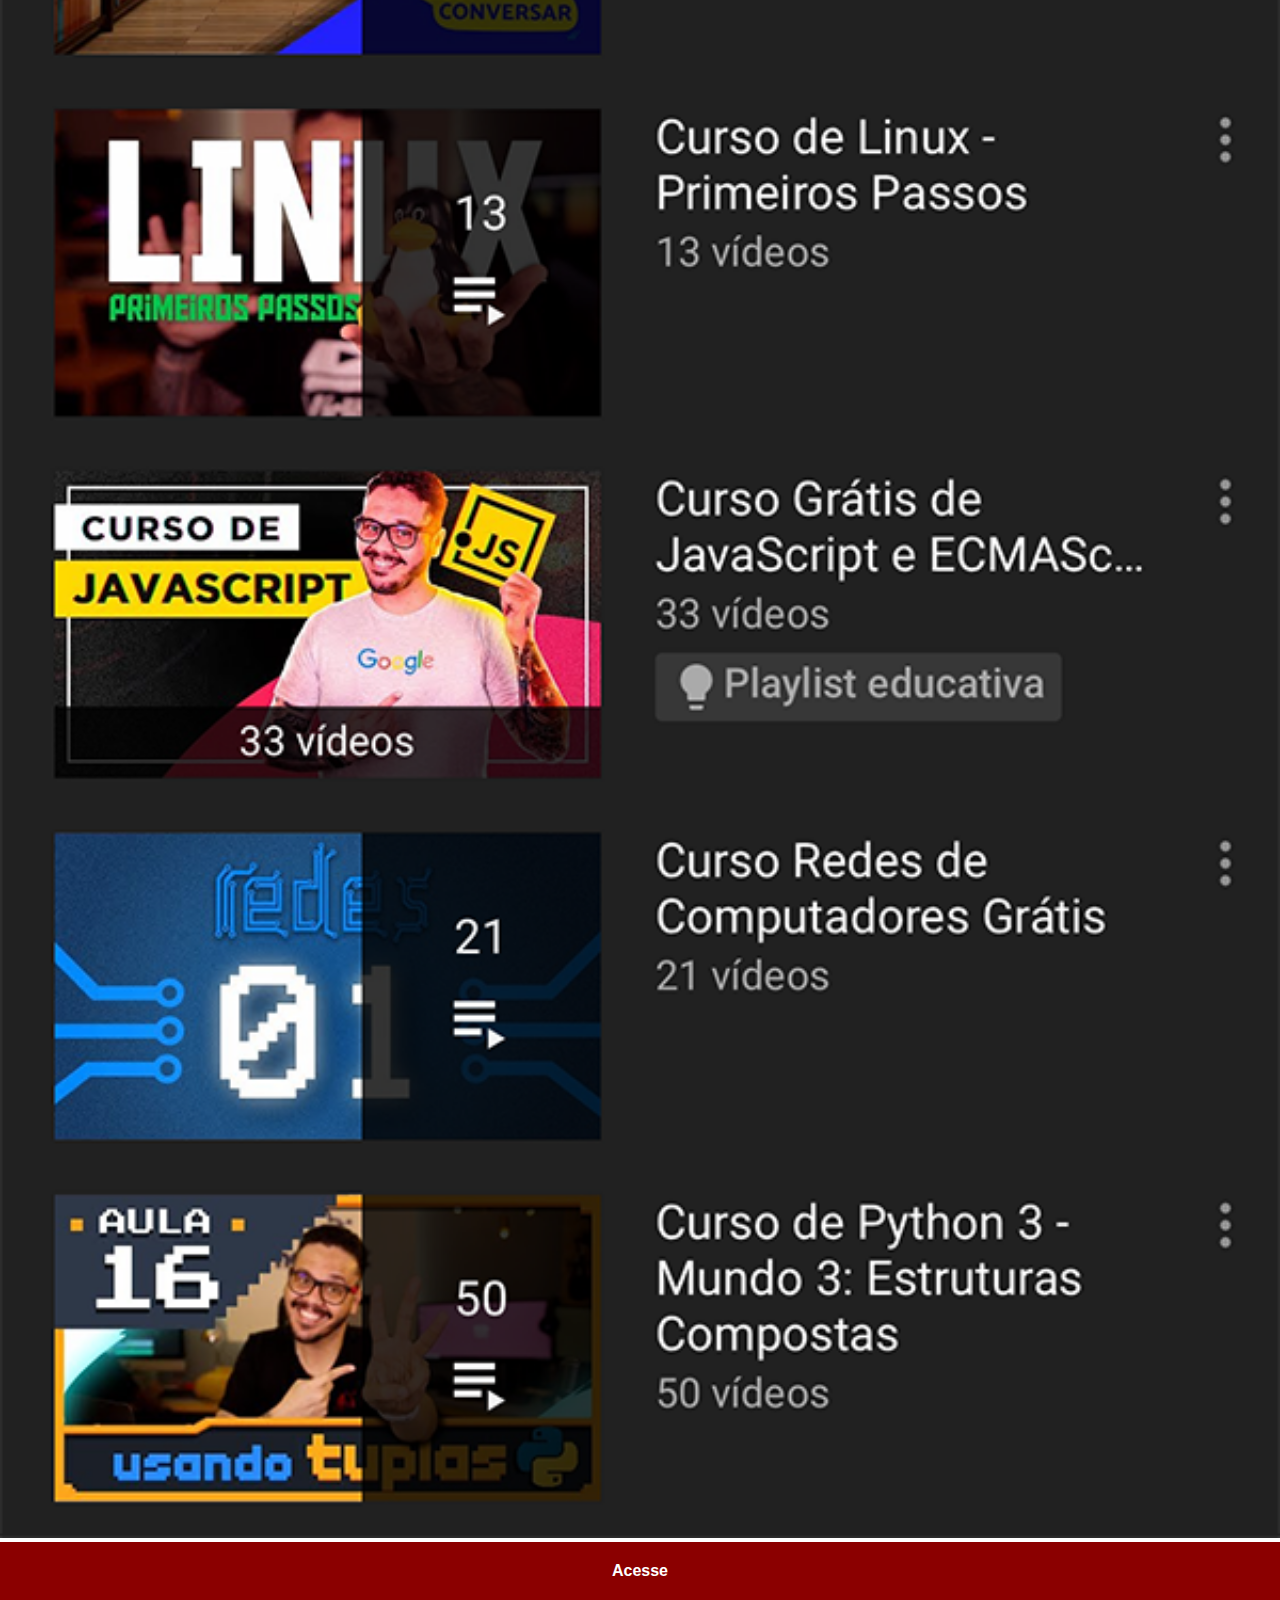
<file: youtube.html>
<!DOCTYPE html>
<html lang="pt-br">
<head>
    <meta charset="UTF-8">
    <meta http-equiv="X-UA-Compatible" content="IE=edge">
    <meta name="viewport" content="width=device-width, initial-scale=1.0">
    <title>Youtube</title>
    <link rel="stylesheet" href="/estilos/social.css">
</head>
<body>
    <img src="imagens/tela-youtube.png" alt="Youtube">
    <a href="https://www.youtube.com/c/CursoemV%C3%ADdeo/playlists">Acesse</a>
</body>
</html>
</file>
<file: estilos/style.css>
@charset "UTF-8";

*{
    margin: 0;
    padding: 0;
    font-family: Arial, Helvetica, sans-serif;
}

html, body{
    height: 100vh;
    width: 100vw;
    background-color: black;
}

body{
    background: url(../imagens/fundo-madeira.jpg) no-repeat top center;
    background-size: cover;
    background-attachment: fixed;
}

main{
    position: relative;
    height: 100vh;
}

section#telefone{
    position: absolute;
    top: 50%;
    left: 50%;
    transform: translate(-50%, -50%);

    height: 455px;
    width: 226px;
    background: url(../imagens/frame-iphone.png) no-repeat;
}

iframe#tela{
    position: relative;
    top: 13%;
    left: 7.5%;

    width: 191.5px;
    height: 339px;
    
}
section#redes-sociais{
    text-align: left;
}

section#redes-sociais img{
    width: 50px;
    border-radius: 50%;
    margin: 10px;
    box-shadow: 2px 2px 5px rgba(0, 0, 0, 0.685);
    box-sizing: border-box;
}

section#redes-sociais img:hover{
    border: 2px solid rgba(255, 255, 255, 0.664);
    transform: translate(-3px, -3px);/* Levantar os botoes */
    box-shadow: 2px 2px 10px rgba(0, 0, 0, 0.685);
    transition: transform .3s, border .5s;

}
</file>
<file: estilos/social.css>
@charset "UTF-8";

*{
    margin: 0px;
    padding: 0px;
    font-family: Arial, Helvetica, sans-serif;
}
::-webkit-scrollbar{
    width: 0px;
    height: 0px;
}

img{
    width: 100vw;
}

a {
    display: block;
    background-color: darkred;
    color: white;
    padding: 20px;
    text-align: center;
    text-decoration: none;
    font-weight: bolder;
}

a:hover{
    background-color: red;
}
</file>
